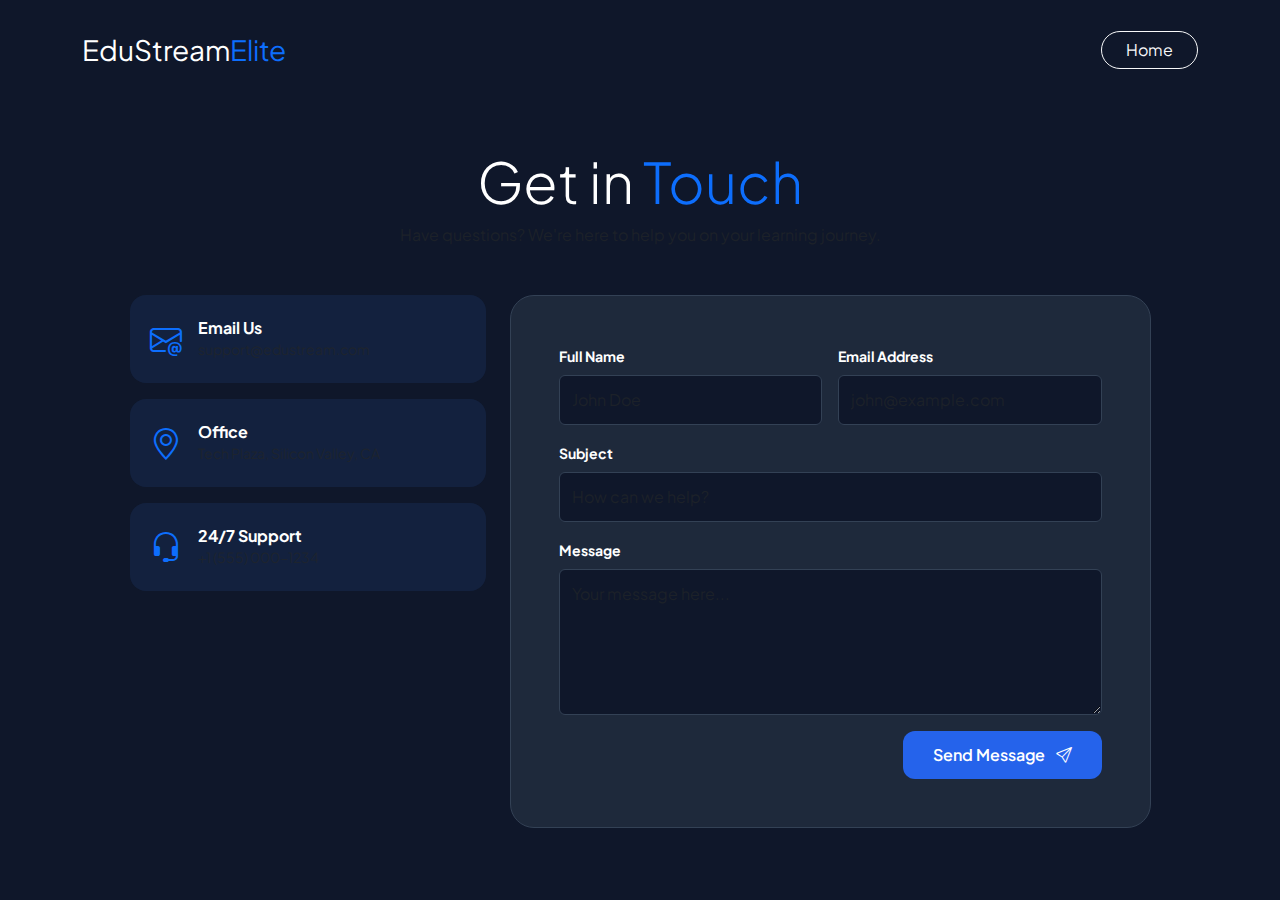
<file: frontend/contact.html>
<!DOCTYPE html>
<html lang="en">
<head>
    <meta charset="UTF-8">
    <meta name="viewport" content="width=device-width, initial-scale=1.0">
    <title>Contact Us | EduStream Elite</title>
    <link href="https://cdn.jsdelivr.net/npm/bootstrap@5.3.0/dist/css/bootstrap.min.css" rel="stylesheet">
    <link rel="stylesheet" href="https://cdn.jsdelivr.net/npm/bootstrap-icons@1.11.1/font/bootstrap-icons.css">
    <link href="https://fonts.googleapis.com/css2?family=Plus+Jakarta+Sans:wght@400;600;800&display=swap" rel="stylesheet">
    <style>
        body { font-family: 'Plus Jakarta Sans', sans-serif; background: #0f172a; color: white; }
        .contact-card { background: #1e293b; border: 1px solid #334155; border-radius: 24px; overflow: hidden; }
        .info-box { background: rgba(59, 130, 246, 0.1); border-radius: 16px; padding: 20px; transition: 0.3s; }
        .info-box:hover { background: rgba(59, 130, 246, 0.2); transform: translateY(-5px); }
        .form-control { background: #0f172a; border: 1px solid #334155; color: white; padding: 12px; }
        .form-control:focus { background: #0f172a; color: white; border-color: #3b82f6; box-shadow: none; }
        .btn-send { background: #2563eb; border: none; padding: 12px 30px; border-radius: 12px; font-weight: 600; transition: 0.3s; }
        .btn-send:hover { background: #1d4ed8; transform: scale(1.05); }
    </style>
</head>
<body>

<nav class="navbar navbar-expand-lg navbar-dark p-4">
    <div class="container">
        <a class="navbar-brand fw-800 fs-3" href="index.html">EduStream<span class="text-primary">Elite</span></a>
        <a href="index.html" class="btn btn-outline-light rounded-pill px-4">Home</a>
    </div>
</nav>

<div class="container py-5">
    <div class="text-center mb-5">
        <h1 class="fw-800 display-4">Get in <span class="text-primary">Touch</span></h1>
        <p class="text-muted">Have questions? We're here to help you on your learning journey.</p>
    </div>

    <div class="row g-4 justify-content-center">
        <div class="col-lg-4">
            <div class="info-box mb-3 d-flex align-items-center">
                <div class="fs-2 text-primary me-3"><i class="bi bi-envelope-at"></i></div>
                <div>
                    <h6 class="mb-0 fw-bold">Email Us</h6>
                    <small class="text-muted">support@edustream.com</small>
                </div>
            </div>
            <div class="info-box mb-3 d-flex align-items-center">
                <div class="fs-2 text-primary me-3"><i class="bi bi-geo-alt"></i></div>
                <div>
                    <h6 class="mb-0 fw-bold">Office</h6>
                    <small class="text-muted">Tech Plaza, Silicon Valley, CA</small>
                </div>
            </div>
            <div class="info-box d-flex align-items-center">
                <div class="fs-2 text-primary me-3"><i class="bi bi-headset"></i></div>
                <div>
                    <h6 class="mb-0 fw-bold">24/7 Support</h6>
                    <small class="text-muted">+1 (555) 000-1234</small>
                </div>
            </div>
        </div>

        <div class="col-lg-7">
            <div class="contact-card p-4 p-md-5">
                <form id="contactForm">
                    <div class="row g-3">
                        <div class="col-md-6">
                            <label class="form-label small fw-bold">Full Name</label>
                            <input type="text" class="form-control" placeholder="John Doe" required>
                        </div>
                        <div class="col-md-6">
                            <label class="form-label small fw-bold">Email Address</label>
                            <input type="email" class="form-control" placeholder="john@example.com" required>
                        </div>
                        <div class="col-12">
                            <label class="form-label small fw-bold">Subject</label>
                            <input type="text" class="form-control" placeholder="How can we help?">
                        </div>
                        <div class="col-12">
                            <label class="form-label small fw-bold">Message</label>
                            <textarea class="form-control" rows="5" placeholder="Your message here..." required></textarea>
                        </div>
                        <div class="col-12 text-end">
                            <button type="submit" class="btn btn-send text-white">Send Message <i class="bi bi-send ms-2"></i></button>
                        </div>
                    </div>
                </form>
            </div>
        </div>
    </div>
</div>

<script>
    document.getElementById('contactForm').addEventListener('submit', (e) => {
        e.preventDefault();
        alert('Thank you! Your message has been sent successfully.');
        e.target.reset();
    });
</script>

</body>
</html>
</file>
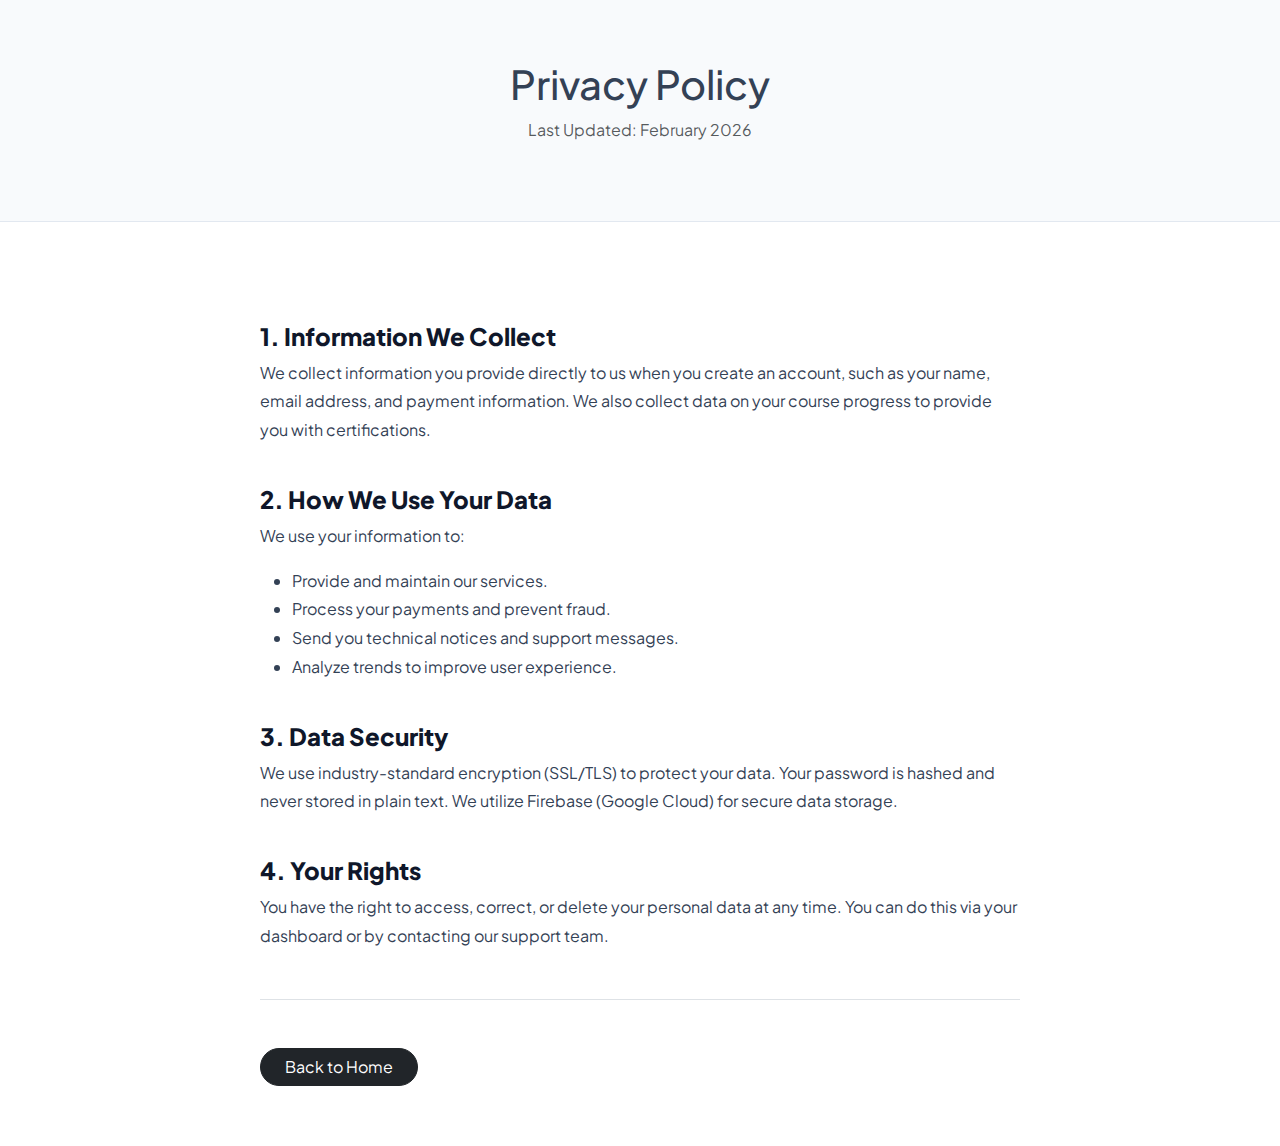
<file: frontend/privacy.html>
<!DOCTYPE html>
<html lang="en">
<head>
    <meta charset="UTF-8">
    <meta name="viewport" content="width=device-width, initial-scale=1.0">
    <title>Privacy Policy | EduStream Elite</title>
    <link href="https://cdn.jsdelivr.net/npm/bootstrap@5.3.0/dist/css/bootstrap.min.css" rel="stylesheet">
    <link href="https://fonts.googleapis.com/css2?family=Plus+Jakarta+Sans:wght@400;600;800&display=swap" rel="stylesheet">
    <style>
        body { font-family: 'Plus Jakarta Sans', sans-serif; background: #fff; color: #334155; line-height: 1.8; }
        .policy-header { background: #f8fafc; padding: 60px 0; border-bottom: 1px solid #e2e8f0; }
        .content-wrap { max-width: 800px; margin: 0 auto; padding: 60px 20px; }
        h4 { color: #0f172a; font-weight: 800; margin-top: 40px; }
    </style>
</head>
<body>

<div class="policy-header text-center">
    <div class="container">
        <h1 class="fw-800">Privacy Policy</h1>
        <p class="text-muted">Last Updated: February 2026</p>
    </div>
</div>

<div class="container content-wrap">
    <h4>1. Information We Collect</h4>
    <p>We collect information you provide directly to us when you create an account, such as your name, email address, and payment information. We also collect data on your course progress to provide you with certifications.</p>

    <h4>2. How We Use Your Data</h4>
    <p>We use your information to:
        <ul>
            <li>Provide and maintain our services.</li>
            <li>Process your payments and prevent fraud.</li>
            <li>Send you technical notices and support messages.</li>
            <li>Analyze trends to improve user experience.</li>
        </ul>
    </p>

    <h4>3. Data Security</h4>
    <p>We use industry-standard encryption (SSL/TLS) to protect your data. Your password is hashed and never stored in plain text. We utilize Firebase (Google Cloud) for secure data storage.</p>

    <h4>4. Your Rights</h4>
    <p>You have the right to access, correct, or delete your personal data at any time. You can do this via your dashboard or by contacting our support team.</p>

    <div class="mt-5 pt-5 border-top">
        <a href="index.html" class="btn btn-dark rounded-pill px-4">Back to Home</a>
    </div>
</div>

</body>
</html>
</file>
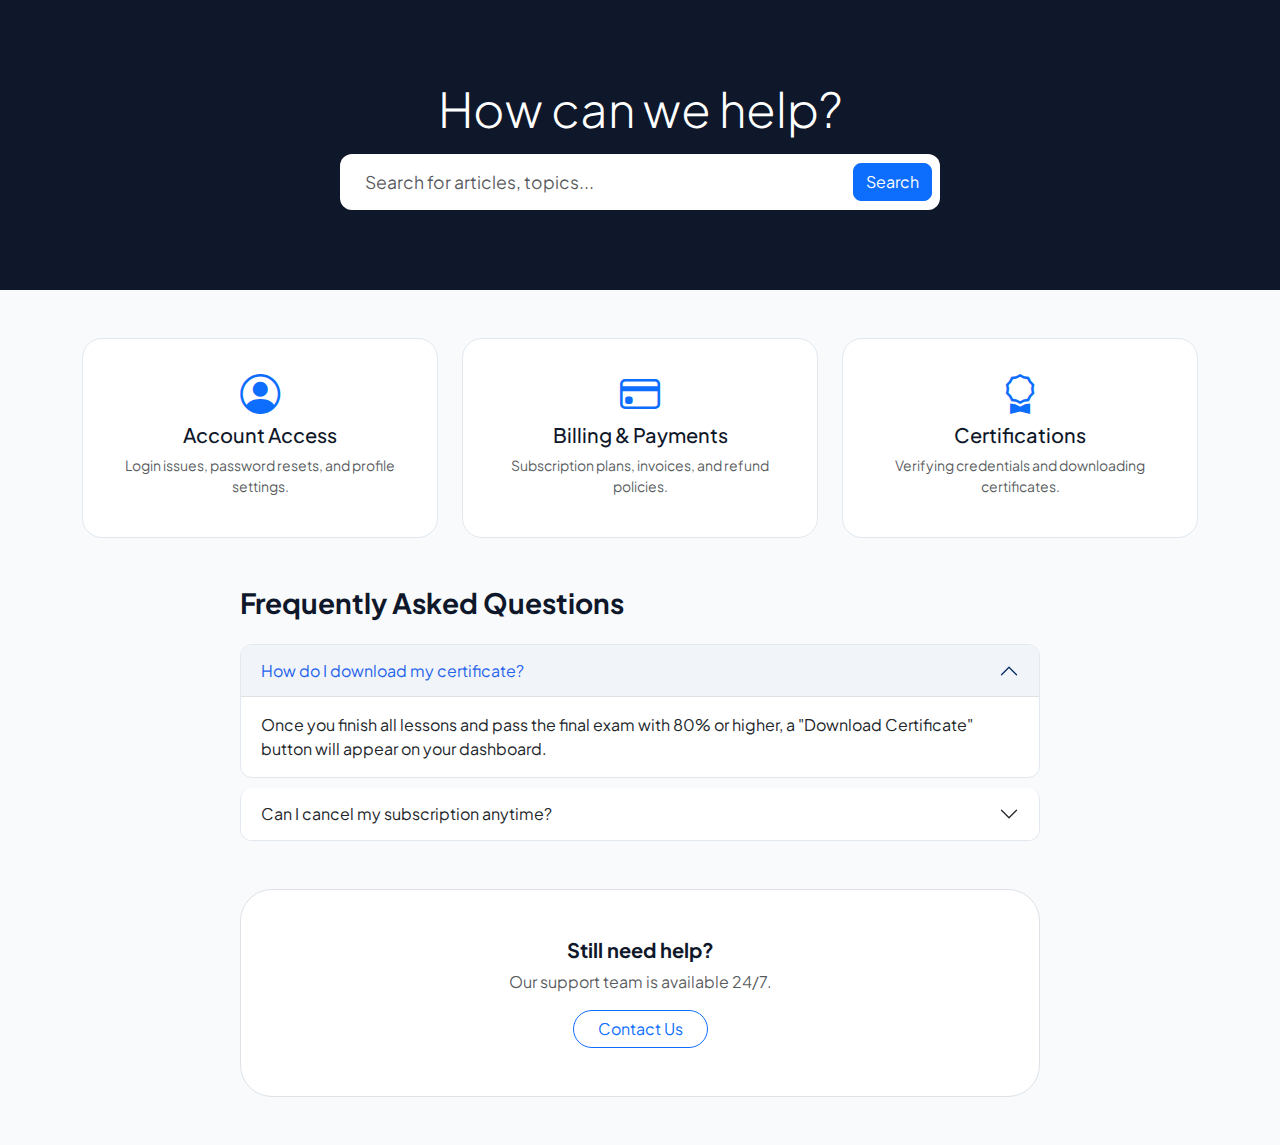
<file: frontend/support.html>
<!DOCTYPE html>
<html lang="en">
<head>
    <meta charset="UTF-8">
    <meta name="viewport" content="width=device-width, initial-scale=1.0">
    <title>Support Center | EduStream Elite</title>
    <link href="https://cdn.jsdelivr.net/npm/bootstrap@5.3.0/dist/css/bootstrap.min.css" rel="stylesheet">
    <link rel="stylesheet" href="https://cdn.jsdelivr.net/npm/bootstrap-icons@1.11.1/font/bootstrap-icons.css">
    <link href="https://fonts.googleapis.com/css2?family=Plus+Jakarta+Sans:wght@400;600;800&display=swap" rel="stylesheet">
    <style>
        body { font-family: 'Plus Jakarta Sans', sans-serif; background: #f8fafc; color: #0f172a; }
        .hero-support { background: #0f172a; color: white; padding: 80px 0; }
        .search-box { max-width: 600px; margin: 0 auto; }
        .search-box .form-control { padding: 15px 25px; border-radius: 12px; border: none; font-size: 1.1rem; }
        .support-card { background: white; border: 1px solid #e2e8f0; border-radius: 20px; transition: 0.3s; cursor: pointer; }
        .support-card:hover { transform: translateY(-5px); border-color: #2563eb; }
        .accordion-item { border-radius: 12px !important; border: 1px solid #e2e8f0; margin-bottom: 10px; overflow: hidden; }
        .accordion-button:not(.collapsed) { background: #f1f5f9; color: #2563eb; }
    </style>
</head>
<body>

<div class="hero-support text-center">
    <div class="container">
        <h1 class="fw-800 display-5 mb-3">How can we help?</h1>
        <div class="search-box position-relative">
            <input type="text" class="form-control" placeholder="Search for articles, topics...">
            <button class="btn btn-primary position-absolute top-50 end-0 translate-middle-y me-2 rounded-3">Search</button>
        </div>
    </div>
</div>

<div class="container py-5">
    <div class="row g-4 mb-5">
        <div class="col-md-4">
            <div class="support-card p-4 text-center">
                <i class="bi bi-person-circle fs-1 text-primary mb-3"></i>
                <h5>Account Access</h5>
                <p class="text-muted small">Login issues, password resets, and profile settings.</p>
            </div>
        </div>
        <div class="col-md-4">
            <div class="support-card p-4 text-center">
                <i class="bi bi-credit-card fs-1 text-primary mb-3"></i>
                <h5>Billing & Payments</h5>
                <p class="text-muted small">Subscription plans, invoices, and refund policies.</p>
            </div>
        </div>
        <div class="col-md-4">
            <div class="support-card p-4 text-center">
                <i class="bi bi-award fs-1 text-primary mb-3"></i>
                <h5>Certifications</h5>
                <p class="text-muted small">Verifying credentials and downloading certificates.</p>
            </div>
        </div>
    </div>

    <div class="max-width mx-auto" style="max-width: 800px;">
        <h3 class="fw-bold mb-4">Frequently Asked Questions</h3>
        <div class="accordion" id="faqAccordion">
            <div class="accordion-item">
                <h2 class="accordion-header">
                    <button class="accordion-button" type="button" data-bs-toggle="collapse" data-bs-target="#f1">
                        How do I download my certificate?
                    </button>
                </h2>
                <div id="f1" class="accordion-collapse collapse show" data-bs-parent="#faqAccordion">
                    <div class="accordion-body">
                        Once you finish all lessons and pass the final exam with 80% or higher, a "Download Certificate" button will appear on your dashboard.
                    </div>
                </div>
            </div>
            <div class="accordion-item">
                <h2 class="accordion-header">
                    <button class="accordion-button collapsed" type="button" data-bs-toggle="collapse" data-bs-target="#f2">
                        Can I cancel my subscription anytime?
                    </button>
                </h2>
                <div id="f2" class="accordion-collapse collapse" data-bs-parent="#faqAccordion">
                    <div class="accordion-body">
                        Yes! You can cancel your subscription at any time from your Account Settings. You will retain access until the end of your billing cycle.
                    </div>
                </div>
            </div>
        </div>
        
        <div class="mt-5 text-center p-5 bg-white rounded-5 border">
            <h5 class="fw-bold">Still need help?</h5>
            <p class="text-muted">Our support team is available 24/7.</p>
            <a href="contact.html" class="btn btn-outline-primary px-4 rounded-pill">Contact Us</a>
        </div>
    </div>
</div>

<script src="https://cdn.jsdelivr.net/npm/bootstrap@5.3.0/dist/js/bootstrap.bundle.min.js"></script>
</body>
</html>
</file>
